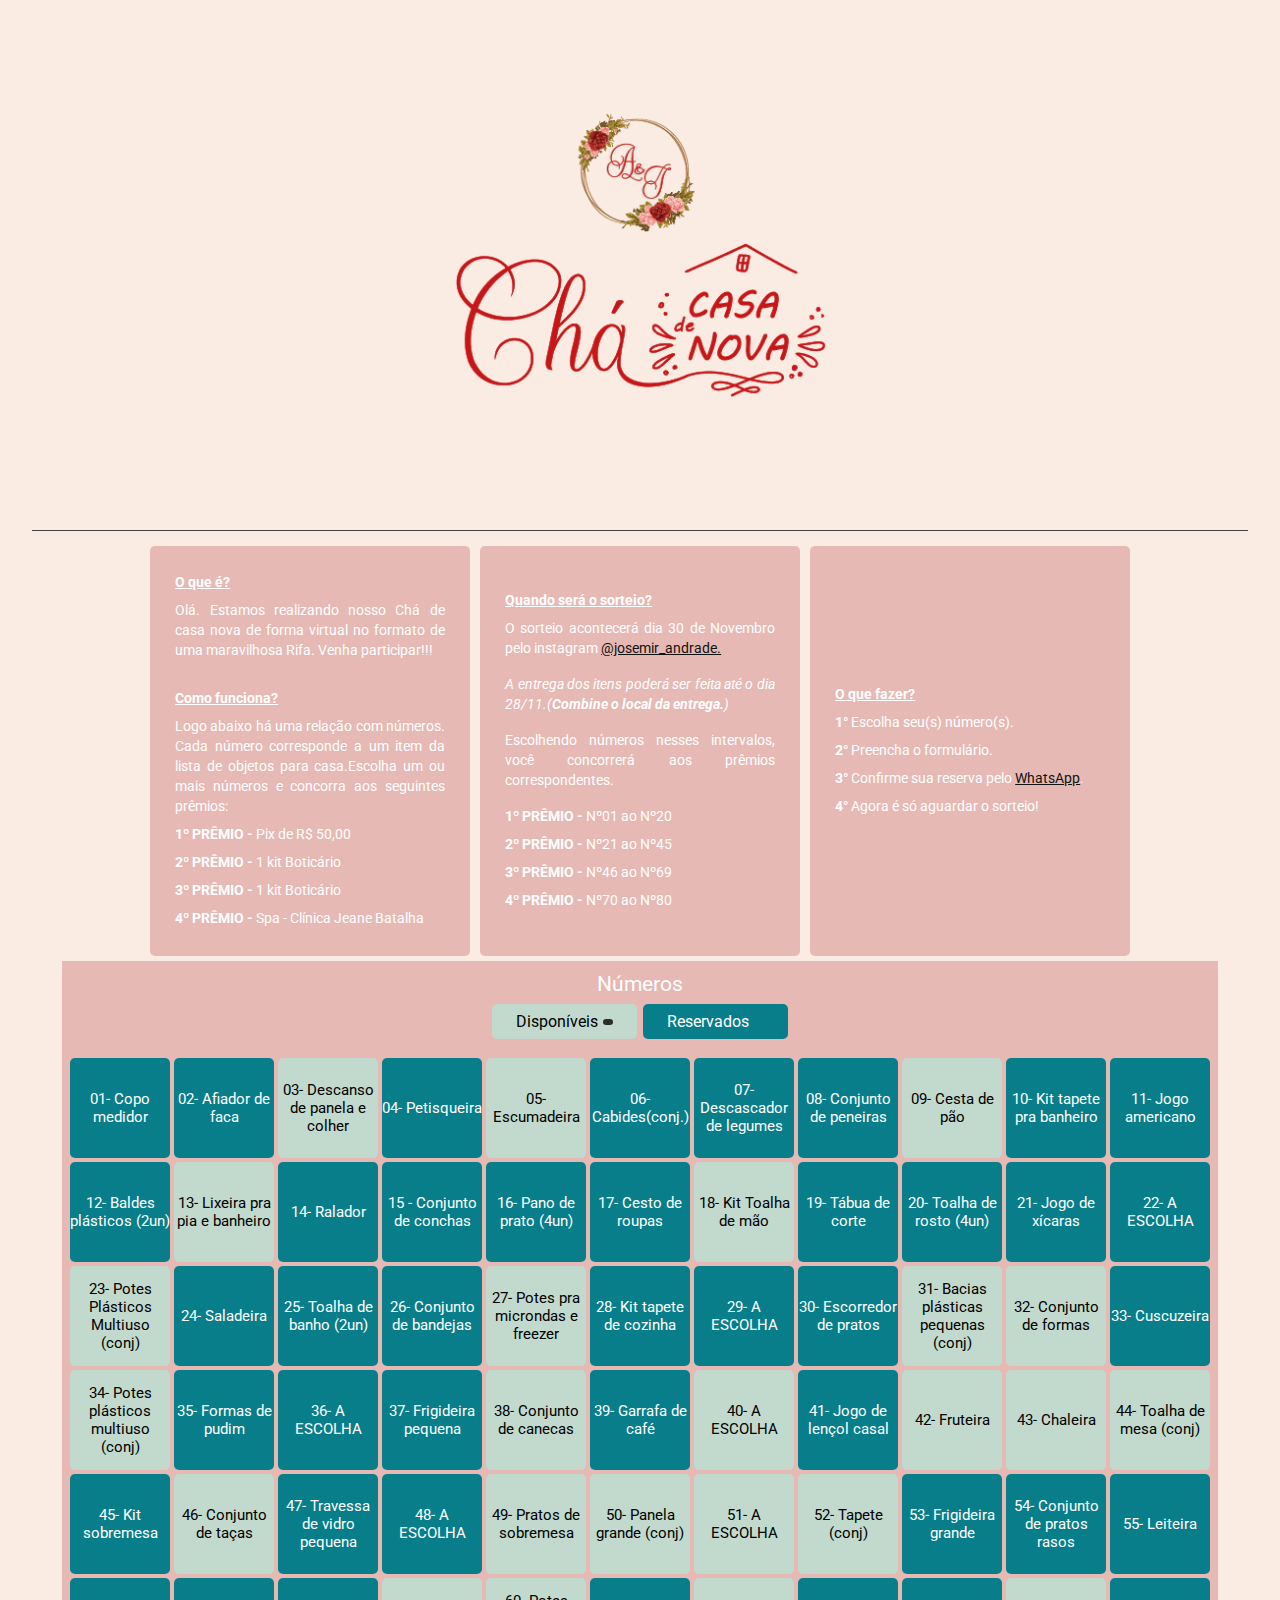
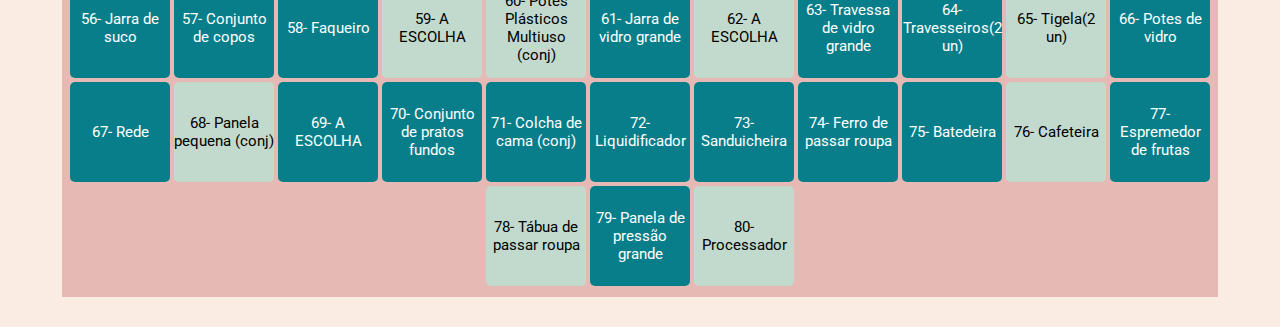
<file: Rifa/index.html>
<!DOCTYPE html>


<html lang="en">

<head>

<meta charset="UTF-8" />

<meta http-equiv="X-UA-Compatible" content="IE=edge" />

<meta name="viewport" content="width=device-width, initial-scale=1.0" />

<title>Chá de Casa Nova</title>

<link rel="stylesheet" href="./assets/css/style.css" />

<link rel="preconnect" href="https://fonts.googleapis.com" />

<link rel="preconnect" href="https://fonts.gstatic.com" crossorigin />

<link href="https://fonts.googleapis.com/css2?family=Roboto:wght@400;500;700&display=swap"rel="stylesheet"/>

<body>

<section>

<div id="container-apresentacao">

<div id="container-apresentação-imagens">

<div class="slide">

<div class="slideImgArea slideImgArea1 active"></div><div class="slideImgArea slideImgArea2"></div><div class="slideImgArea slideImgArea3"></div>

</div>

</div>

</div>

<div id="container">

<div id="container-info-geral">

<div class="info-geral">

<div class="info-geral-conteudo"><b><u>O que é?</u></b></div>

<div class="info-geral-conteudo"> 

Olá. Estamos realizando nosso Chá de casa nova de forma virtual no formato de uma maravilhosa Rifa. Venha participar!!!

</div>

</div>

<div class="info-geral">

<div class="info-geral-conteudo"><b><u>Como funciona?</u></b></div>

<div class="info-geral-conteudo">

Logo abaixo há uma relação com números. Cada número corresponde a um item da lista de objetos para casa.Escolha um ou mais números e concorra aos seguintes prêmios:

</div>

<div class="info-geral-conteudo"> <b>1º PRÊMIO -</b> Pix de R$ 50,00 </div>

<div class="info-geral-conteudo"> <b>2º PRÊMIO -</b> 1 kit Boticário </div>

<div class="info-geral-conteudo"> <b>3º PRÊMIO -</b> 1 kit Boticário </div>

<div class="info-geral-conteudo"> <b>4º PRÊMIO -</b> Spa - Clínica Jeane Batalha  </div>

</div>

</div> 

<div id="container-info-geral">

<div class="info-geral">

<div class="info-geral-conteudo"><b><u>Quando será o sorteio?</u></b></div>

<div class="info-geral-conteudo">

O sorteio acontecerá dia 30 de Novembro pelo instagram <a href="https://instagram.com/josemir_andrade/" target="_blank">@josemir_andrade.</a> </div>
<div class="info-geral-conteudo"> </div>
<div class="info-geral-conteudo"> <i>A entrega dos itens poderá ser feita até o dia 28/11.(<b>Combine o local da entrega.</b>)</i></div>
<div class="info-geral-conteudo"> </div>
<div class="info-geral-conteudo">
Escolhendo números nesses intervalos, você concorrerá aos prêmios correspondentes.
</div>
<div class="info-geral-conteudo"> </div>
<div class="info-geral-conteudo"> <b>1º PRÊMIO -</b> Nº01 ao Nº20</div>
<div class="info-geral-conteudo"> <b>2º PRÊMIO -</b> Nº21 ao Nº45</div>
<div class="info-geral-conteudo"> <b>3º PRÊMIO -</b> Nº46 ao Nº69</div>
<div class="info-geral-conteudo"> <b>4º PRÊMIO -</b> Nº70 ao Nº80</div>
</div>
</div>

<div id="container-info-geral">
<div class="info-geral">
<div class="info-geral-conteudo"><b><u>O que fazer?</u></b></div>
<div class="info-geral-conteudo"> <b>1°</b> Escolha seu(s) número(s).</div>
<div class="info-geral-conteudo"> <b>2°</b> Preencha o formulário.</div>
<div class="info-geral-conteudo"> <b>3°</b> Confirme sua reserva pelo <a href="https://api.whatsapp.com/send?phone=5588998301499" target="_blank">WhatsApp</a>.</div>
<div class="info-geral-conteudo"> <b>4°</b> Agora é só aguardar o sorteio!</div>
</div>
</div>

<div id="container-info-number-geral">
<div id="container-info-number">
<div id="info-number-tittle">Números</div>
<div id="info-number-qnt">
<div class="number-qnt ndisponiveis">Disponíveis<span class="qnumber"></span></div>
<div class="number-qnt nreservados">Reservados<span class="qnumber"></span></div>
</div>
</div>
<div id="container-numbers"></div>
</div>
<div id="container-bilhete">
<div id="mostrar-bilhete">
<div id="number-bilhete">Bilhete: 0001</div>
<div id="situacao">Status: </div>
<div id="participante">Participante: </div>
<button id="button-ok" onclick="ok()">OK</button>
</div>
</div>

<div id="mostrar-carinho">
<div id="quanto-custa"> </div>
<div id="prosseguir" onclick="prosseguir()">Prosseguir</div>
</div>

<div id="container-prosseguir">
<div id="prosseguir-PIX">
<div class="containerPagamento">
<div class="titleBanco picpay">PicPay</div>
<div class="imgPagamento"><img src="./assets/images/pixpicpay.jpeg" alt=""></div>
<div class="buttonsPagamento picpay">
<div class="copiarCodigoPagamento picpayButton">88998301499</div>
<div class="enviarComprovantePagamento picpayButton">ENVIAR COMPROVANTE</div>
</div>
</div>

<div class="containerPagamento">
<div class="titleBanco c6bank">C6 Bank</div>
<div class="imgPagamento"><img src="./assets/images/pixc6.jpeg" alt=""></div>
<div class="buttonsPagamento c6bank">

<div class="copiarCodigoPagamento c6bankButton">josemirandrade.1@gmail.com</div>

<div class="enviarComprovantePagamento c6bankButton">ENVIAR COMPROVANTE</div>

</div>

</div>

<div id="buttonVoltarReserva" onclick="voltarReserva()">Voltar</div>

</div>

<div id="prosseguir-compra">
<div id="info-compra">
</div>  
<div id="dados-cliente">
<legend>Nome Completo:</legend>
<div class="dados">
<img src="./assets/images/icouser.svg" alt="">
<input type="text" name="nome" id="nome" pattern="[a-z\s]+$" placeholder="Insira seu nome completo"> 
</div>
<legend id="legendCelular">Celular:</legend>
<div class="dados">
<img src="./assets/images/icophone.svg" alt="">
<input type="text" name="celular" id="celular" placeholder="Insira seu whatsapp com DDD" maxlength="15" onkeyup="mascaraCelular()">
</div>
<span id="tittle">Números selecionados:</span>
<div id="num-selecionados">
</div>

<div id="compra-buttons">

<div id="cancelar" onclick="x()">Cancelar</div>

<div id="reservar" onclick="reservar()">Reservar</div>

</div>

</div>

</div>

</div>

</section>



<script src="./assets/js/cadastroNumeros.js"></script>

<script src="./assets/js/script.js"></script>

</body>

</html>
</file>
<file: Rifa/assets/css/style.css>
* {
    margin: 0;
    padding: 0;
    box-sizing: border-box;
    font-family: 'Roboto', sans-serif;#FBECE3  /*------------------- fundo = creme	E5DED2 ---------------------------*/
}
body {
    display: flex;
    flex-direction: column;
    justify-content: space-between;
    align-items: center;
    background-color: #FBECE3	;   /*------------------- fundo = creme	 ---------------------------*/
}
header {
    display: flex;
    flex-direction: row;
    justify-content: center;
    align-items: center;
    width: 100%;
    height: 60px;
    background: #272727;
    color: #FFFFFF;
    text-align: center;
    box-shadow: 0 0 20px #A020F0;
}
section {
    width: 100%;
    height: auto;
    display: flex;
    flex-direction: column;
    justify-content: center;
    align-items: center;
    position: relative;
    margin: 20px 0;
}
section #container-apresentacao {
    display: flex;
    justify-content: center;
    align-items: center;
    width: 95%;
    height: 500px;
}
#container-apresentação-imagens {
    width: 100%;
    height: 100%;
    position: relative;
    overflow:hidden;
}
.slide {
    width: 100%;
    height: 100%;
}
.slideImgArea {
    display: inline-block;
    width: 100%;
    height: 100%;
    background-size:cover;
    background-repeat: no-repeat;
    background-position: center;
    border-radius: 5px;
    transition: 0.5s;
}
.slideImgArea1 {
    width: 1;
    background-image: url(../images/Adrian1.jpg);
}
.slideImgArea2 {
    width: 0;
    background-image: url(../images/Adrian2.jpg);
}
.slideImgArea3 {
    width: 0;
    background-image: url(../images/Adrian3.jpg);
}
#container {
    display: flex;
    flex-direction: row;
    flex-wrap: wrap;
    justify-content: center;
    align-items: center;
    width: 95%;
    height: auto;
    margin: 10px 0;
    padding-top: 10px;
    border-top: 1px solid #424242;
}
/*----------------------------------FUNDO DOS TÓPICOS-------------------------------------------------------------*/
#container-info-geral {
    display: flex;
    flex-direction: column;
    justify-content: center;
    align-items: center;
    border-radius: 5px;
    background-color: #E7B9B4		;   /*------------------- cor hibisco ---------------------------*/
    margin: 5px 5px;
    width: 320px;
    height: 410px;
}
/*----------------QUADRADOS COM AS INFORMAÇÕES DENTRO DOS TOPICOS-----------------------------------------------------------------------------------*/
.info-geral {
    display: flex;
    flex-direction: column;
    justify-content: center;
    align-items: center;
    width: 90%;
    min-height: 60px;
    border-radius: 5px;
    margin: 10px 0;
    color: #FFFFFF;
    background-color: #E7B9B4;   /*------------------- cor hibisco ---------------------------*/
}
.info-geral-tittle {
    border-bottom: 1px solid #2C2C2C; /*------------------- cor preta ---------------------------*/
    font-size: 1.2rem;
    padding: 5px;
    width: 95%;
    text-align: center;
}
.tittle-sorteio .info-geral-tittle, .title-premio .info-geral-tittle {
    border-bottom: 1px solid #2C2C2C;  /*------------------- cor preta ---------------------------*/
    padding: 5px 0;
}
.info-geral-conteudo {
    padding: 2px;
    margin: 2px 0;
    width: 95%;
    text-align: justify;
    font-size: 0.9rem;
    line-height: 20px;
}
.info-geral-conteudo a {
    color: #121211;
}
.info-geral-conteudo a:hover {
    color: #121211;
}
.info-geral-conteudo span {
    font-size: 1.2rem;
    font-weight: bolder;
    text-align: center;
}
section #container-info-number-geral{
    display: flex;
    flex-direction: column;
    justify-content: center;
    align-items: center;
    width: 95%;
    background-color: #E7B9B4;
}
#container-info-number {
    border-top: 1px solid #E7B9B4;
    border-bottom: 1px solid #E7B9B4; 
    margin-bottom: 10px;
    padding: 5px 0;
}
#info-number-tittle {
    font-size: 1.3rem;
    color: #FFFFFF;
    width: auto;
    padding: 5px;
    cursor:context-menu;
}
#info-number-qnt {
    display: flex;
    flex-direction: row;
    flex-wrap: wrap;
    justify-content: center;
    align-items: center;
    width: 100%;
    height: auto;
}
.number-qnt {
    display: flex;
    justify-content: center;
    align-items: center;
    width: 145px;
    padding: 8px 5px;
    margin: 3px 3px;
    border-radius: 5px;
    font-size: 1rem;
    background-color: #087E8B;
    cursor:context-menu;
}
.qnumber {
    background-color: #2C2C2C; /*-------------------------------- cor preta --------------------------------------*/
    padding: 3px 5px;
    font-size: 0.9rem;
    border-radius: 5px;
    margin-left: 5px;
    color: #FFFFFF;
}
.ndisponiveis {
    background-color: #C2DACE; /* STATUS DISPONIVEL*/
}
.nreservados {
    color: #ffffff;
    background-color: #087E8B; /* STATUS RESERVADO*/
} 
.nreservados .qnumber {
    background-color: #087E8B; /* STATUS RESERVADO*/
}
#container-info-number{
    display: flex;
    flex-direction: row;
    flex-wrap: wrap;
    justify-content: center;
    align-items: center;
    width: 100%;
    height: auto;
}
#container-numbers {
    width: 100%;
    height: auto;
    position:relative;
    display: flex;
    flex-direction: row;
    flex-wrap: wrap;
    gap: 4px;
    justify-content: center;
    align-items: center;
    padding-bottom: 10px;
    border-bottom: 1px solid #E7B9B4;/*--------------painel de números--------*/
}
.button {
    width: 100px;
    height: 100px;
    border-radius: 5px;
    border: none;
    background-color: #C2DACE; /*------------------- botões de números------------------*/
    color: #000000;
    font-size: 0.95rem;
    cursor: pointer;
}
.reservado {
    background-color: #087E8B;
    color: #FFFFFF;
}
.clicado {
    background-color: #087E8B;
    color: #FFFFFF;
}/*------------------------------------------------Até aqui OK--------------------------------------------*/
section #container-bilhete {
    display: none;
    justify-content: center;
    align-items: center;
    background-color: rgba(0, 0, 0, 0.5);
    width: 100%;
    height: 100%;
    position:fixed;
    top:0;
}
#mostrar-bilhete {
    display: flex;
    flex-direction: column;
    justify-content: center;
    align-items: center;
    padding: 10px;
    background-color: rgb(255, 255, 255);
    color: #000000;
    width: 200px;
    height: 190px;
    border-radius: 20px;
}
#situacao {
    margin: 10px 0;
}
#telefone {
    margin: 10px 0;
    max-width: 17ch;
    overflow: hidden;
    text-overflow: ellipsis;
    white-space: nowrap;
}
#participante {
    max-width: 18ch;
    overflow: hidden;
    text-overflow: ellipsis;
    white-space: nowrap;
}
#button-ok {
    margin-top: 10px;
    width: 50px;
    height: 25px;
    font-size: 0.9rem;
    font-weight: bolder;
    cursor: pointer;
}
section #mostrar-carinho {
    display: none;
    justify-content: center;
    align-items: center;
    padding: 10px;
    background-color: #2C2C2C; /*------------------------------------------- cor preta ----------------------------*/
    color: #FFFFFF;
    width: 100%;
    height: 60px;
    position:fixed;
    bottom: 0;
    box-shadow: 0 0 2px #FFFFFF;
}
#quanto-custa, #prosseguir {
    width: 140px;
    height: 40px;
    display: flex;
    align-items: center;
    justify-content: center;
    margin: 2px;
}
#prosseguir {
    border-radius: 10px 10px 10px 10px;
    background-color: #087E8B; /* ------------------------------------------ verde escuro ----------------------------------------------------*/
    cursor: pointer;
}
#prosseguir:hover {
    background-color: #087E8B; /* ------------------------------------------ verde escuro ----------------------------------------------------*/
}
section #container-prosseguir {
    display: none;
    flex-direction: column;
    justify-content: center;
    align-items: center;
    background-color: rgba(0, 0, 0, 0.5);
    width: 100%;
    height: 100%;
    position:fixed;
    top: 0;
    transform-style: preserve-3d;
    transition: all 0.5s;
}

section #container-prosseguir #prosseguir-PIX {
    display: none;
    flex-direction: column;
    justify-content: space-between;
    align-items: center;
    min-width: 310px;
    padding: 15px;
    min-height: 480px;
    color: #FFFFFF;
    border-radius: 10px;
    position:fixed;
    margin: auto;
    font-size: 1.5rem;
    background-color: #2C2C2C; /*------------------------------------ cor preta --------------------------------------*/
    transition: all 0.5s;
}
  

#buttonVoltarReserva {
    display: flex;
    justify-content: center;
    align-items: center;    
    height: 30px;
    width: 120px;
    margin-top: 2px;
    border-radius: 5px;
    background-color:#2e68e9;
    cursor: pointer;
    font-size: 1rem;
}
#buttonVoltarReserva:hover {
    opacity: 0.8;
}
section #container-prosseguir #prosseguir-compra{
    display: flex;
    flex-direction: column;
    justify-content: space-between;
    align-items: center;
    min-width: 300px;
    max-width: 80%;
    padding: 15px;
    min-height: 300px;
    background-color: #2C2C2C; /*------------------------------------ cor preta --------------------------------------*/
    color: #FFFFFF;
    border-radius: 10px;
    position:fixed;
    margin: auto;
    font-size: 0.9rem;
    transition: all 0.5s;
}
#prosseguir-tittle {
    display: flex;
    align-items:center;
    justify-content:space-between;
    width: 100%;
    height: 40px;
    margin-bottom: 10px;
    color: #FFFFFF;
    border-bottom: 2px solid #424242;
}
#button-X {
    background-color: #424242;
    color: #acadae;
    font-weight: bolder;
    width: 30px;
    height: 30px;
    border-radius: 50%;
    border: none;
    cursor: pointer;
}
#button-X:hover {
    opacity: 0.8;
}
#info-compra {
    display: flex;
    flex-direction: column;
    justify-content: space-between;
    width: 100%;
    height: 30px;
}
.apertarX {
    display: flex;
    flex-direction: row;
    justify-content: center;
    align-items: center;
    width: 30px;
    height: 100%;
    border-radius: 0 5px 5px 0;
    background-color:#087E8B;
    color: #2C2C2C;        /*------------------------------------ cor preta --------------------------------------*/
    cursor: pointer;
}
#dados-cliente {
    display: flex;
    flex-direction: column;
    justify-content: space-between;
    width: 100%;
    height: 100%;
    border-top: 2px solid #424242;
    margin-top: 10px;
}
#dados-cliente span {
    color: #acadae;
    font-size: 0.7rem;
    margin: 10px 0;
}
#dados-cliente span a {
    color:  #2e68e9;
    text-decoration: none;
}
#dados-cliente legend {
    margin: 5px 0;
}
.dados {
    display: flex;
    justify-content: center;
    align-items: center;
    width: 100%;
    height: 30px;
    border-radius: 5px;
    background-color: #272727;
    color: #FFFFFF;
    margin: 2px 0;
}
.dados:hover{ 
    box-shadow: 0 0 1px #00509b;
}
#celular, #nome {
    height: inherit;
    width:inherit;
    background-color: #272727;
    color: #FFFFFF;
    font-weight: bolder;
    padding:0 5px;
    border:none;
    outline: 0;
    border-radius: 5px;
}
#celular:focus, #nome:focus {
    border:none;
}
.dados img {
    width: auto;
    height: 100%;
    padding: 4px;
}
#compra-buttons {
    display: flex;
    justify-content: center;
    align-items: center;
    width: 100%;
    height: 30px;
    margin-top: 10px;
}
#cancelar, #reservar, #mostrarPIX {
    display: flex;
    justify-content: center;
    align-items: center;
    height: inherit;
    width: 70px;
    margin: 0 3px;
    border-radius: 5px;
    font-size: 0.95rem;
    cursor: pointer;
}
#cancelar:hover, #reservar:hover, #mostrarPIX:hover {
    opacity: 0.8;
}
#cancelar {
    background-color:#6c757d;
}
#reservar {
    background-color:#087E8B;
}
#mostrarPIX {
    background-color: #11c76f;
}
footer{
    display: flex;
    flex-direction: column;
    justify-content: center;
    align-items: center;
    width: 100%;
    height: 60px;
    background: #272727;
    color: #FFFFFF;
    box-shadow: 0 0 20px #000000;
    font-size: 0.9rem;
}
footer div a {
    text-decoration: none;
    color: #FFFFFF;
    transition: 0.5s;
}
footer div a:hover {
    color:#11c76f;
    transition: 0.5s;
}
#ref {
    display: flex;
    flex-direction: row;
    justify-content: center;
    align-items: center;
    height: 30px;
}
#ref p {
    margin-right: 5px;
}
#banner--logos--footer {
    display: flex;
    flex-direction: row;
    justify-content: center;
    align-items: center;
    height: 50px;
}
#banner--logos--footer a img {
    width: 25px;
    height: auto;
    margin: 0 5px;
    border-radius: 10px;
    border: 1px solid #FFFFFF;
    transition: 0.5s;
}
#banner--logos--footer a img:hover {
    width: 35px;
    transition: 0.5s;
}
@media (max-width:1045px) {
    #container-info-geral {
        width: 400px;
        height: 380px;
    }
}
@media (max-width:865px) {
    #container-info-geral {
        width: 280px;
        height: 380px;
    }
    .info-geral-tittle {
        font-size: 1rem;
    }
    .info-geral-conteudo span {
        font-size: 1rem;
    }
    .info-geral-conteudo {
        font-size: 0.9rem;
        line-height: 20px;
    }
}
@media (max-width:615px) {
    #container-info-geral {
        width: 340px;
        height: 360px;
    }
}
@media (max-width:430px) {
    header h1 {
        font-size: 1.7rem;
    }
    footer {
        font-size: 0.75rem;
    }
    #banner--logos--footer a img {
        width: 25px;

    }
    #banner--logos--footer a img:hover {
        width: 40px;

    }
}
</file>
